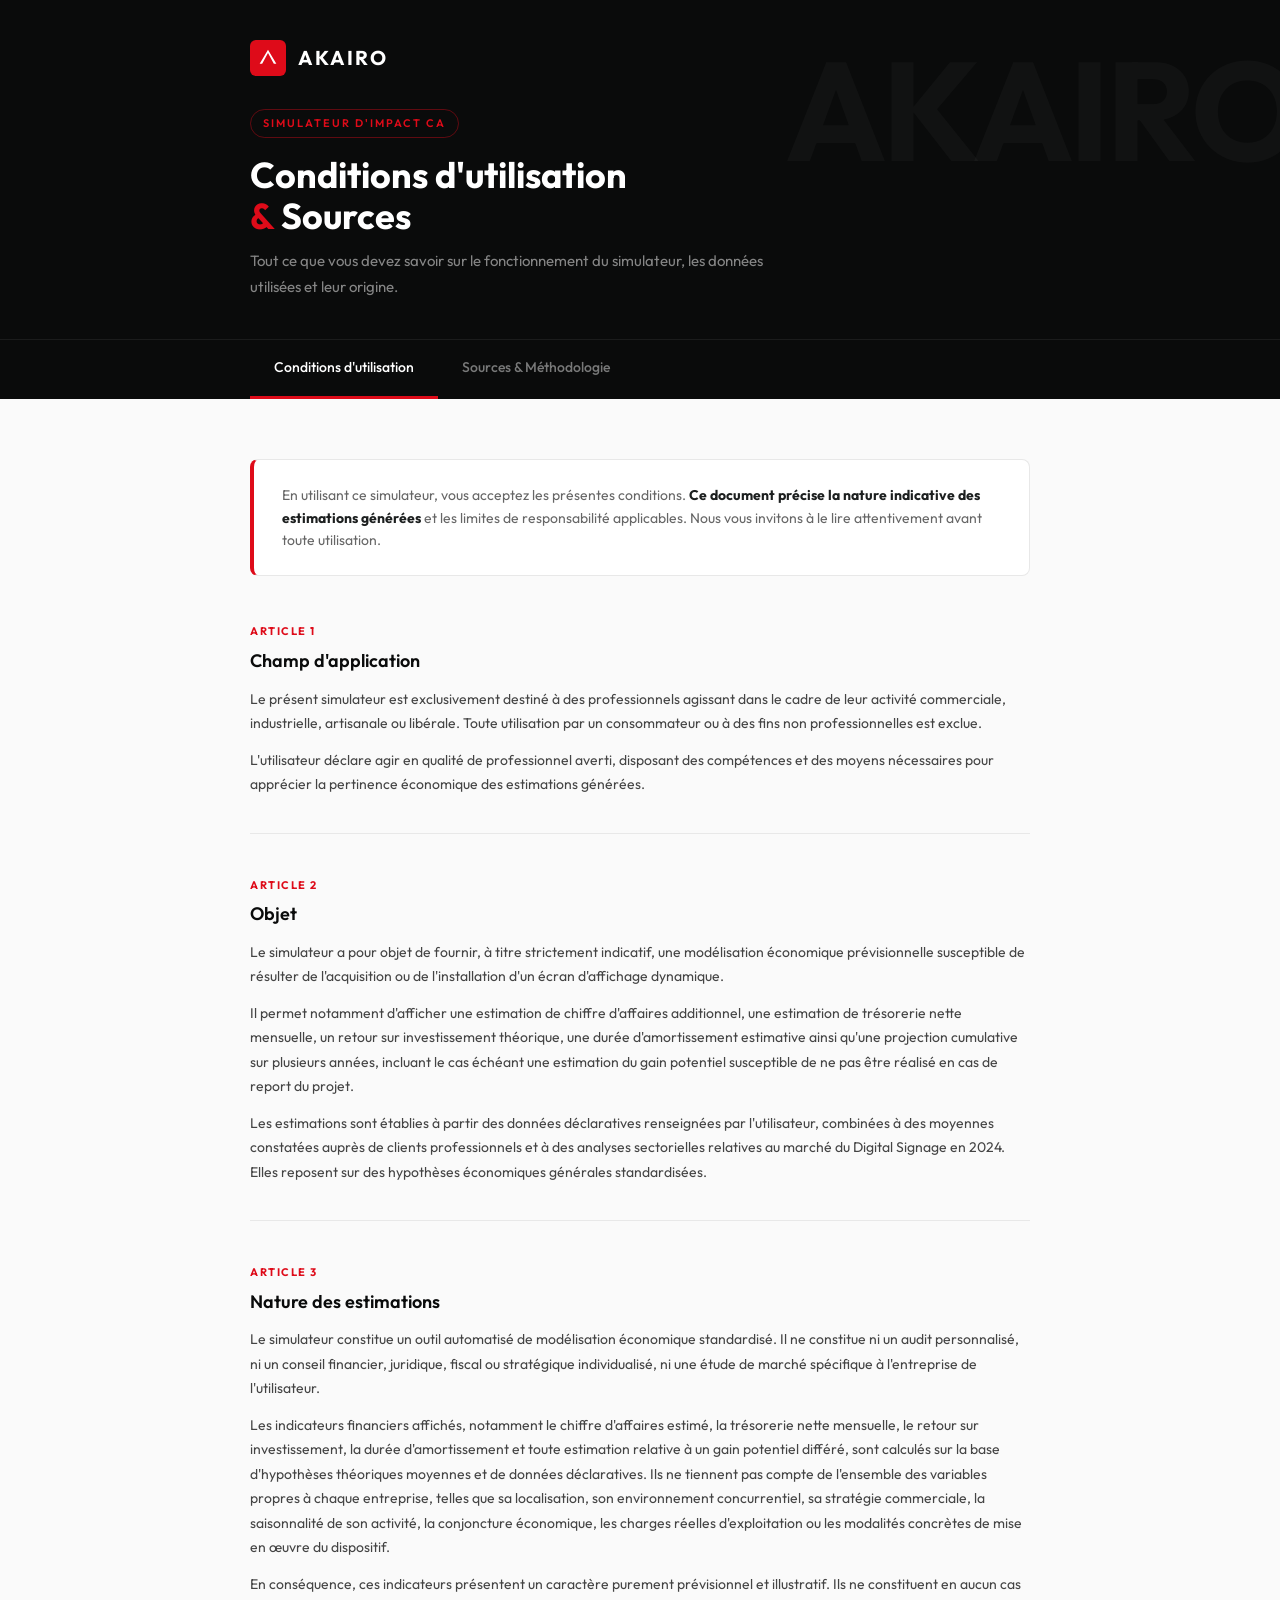
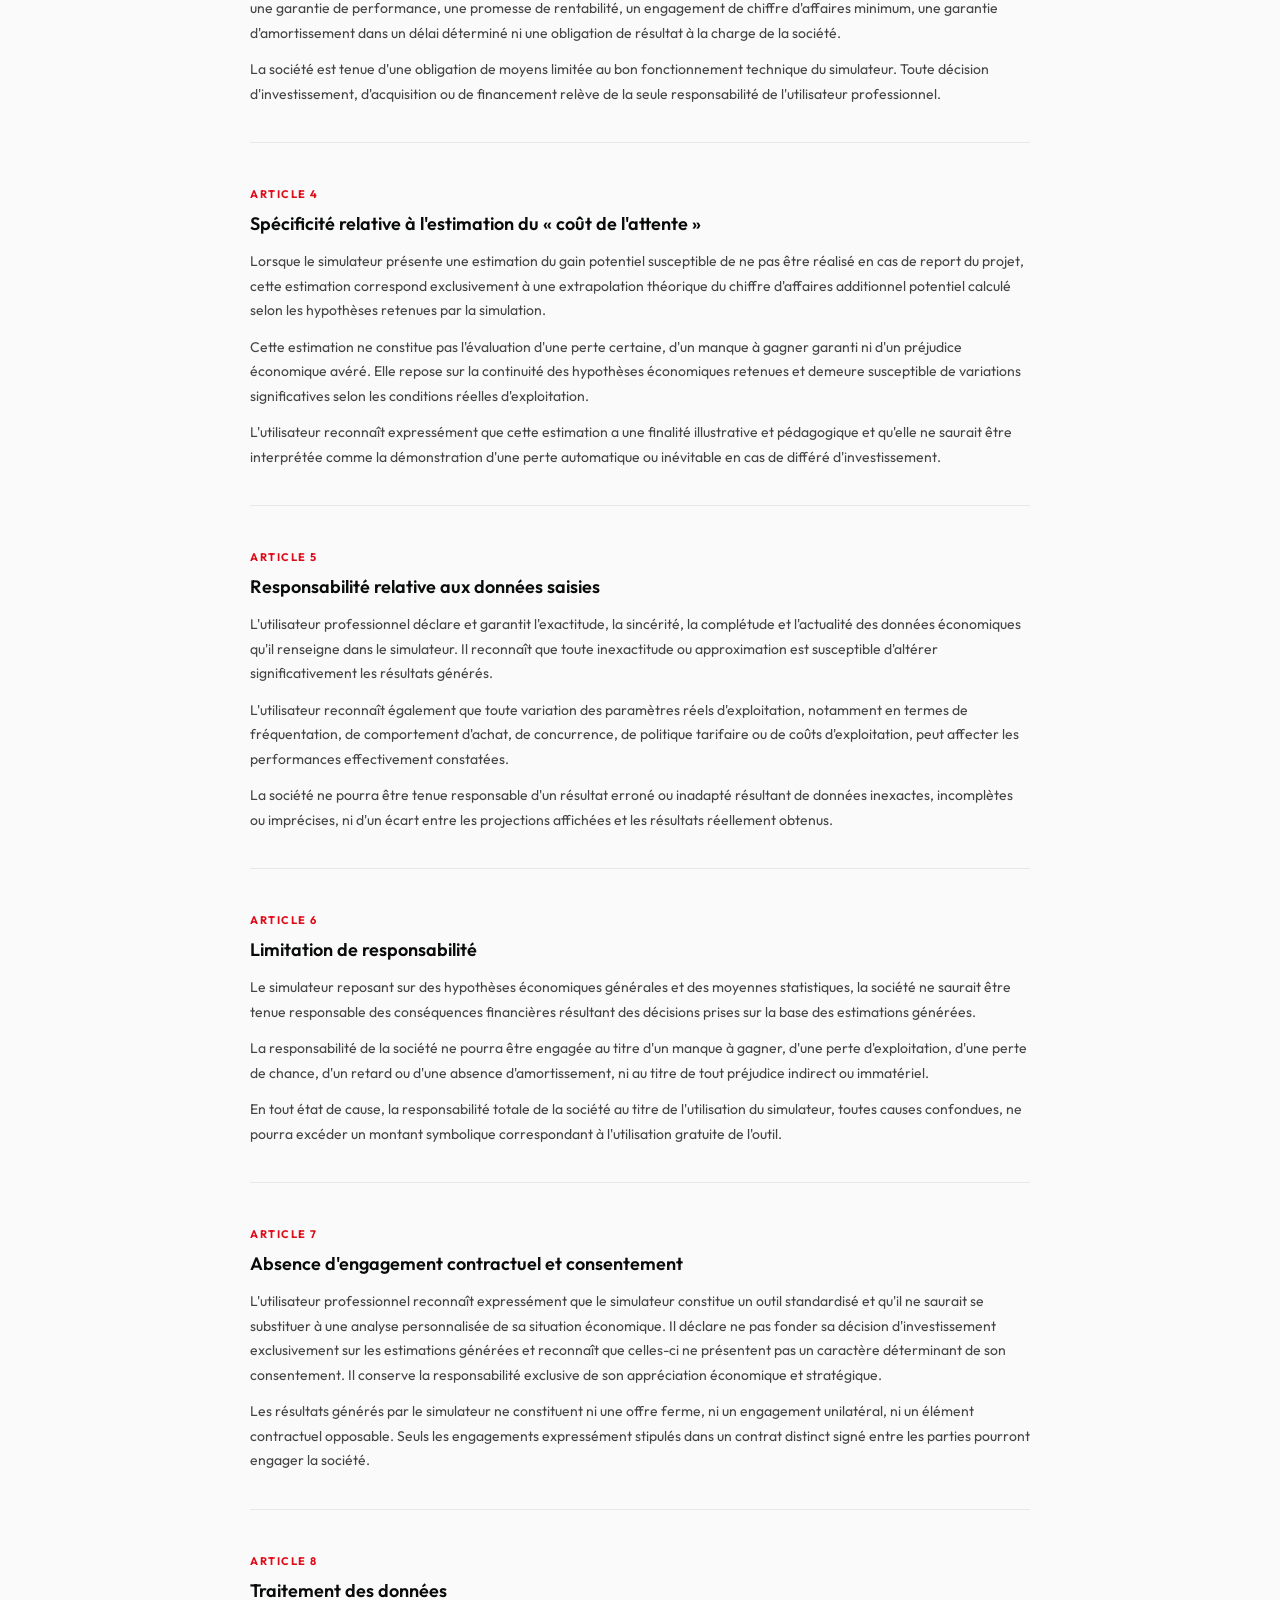
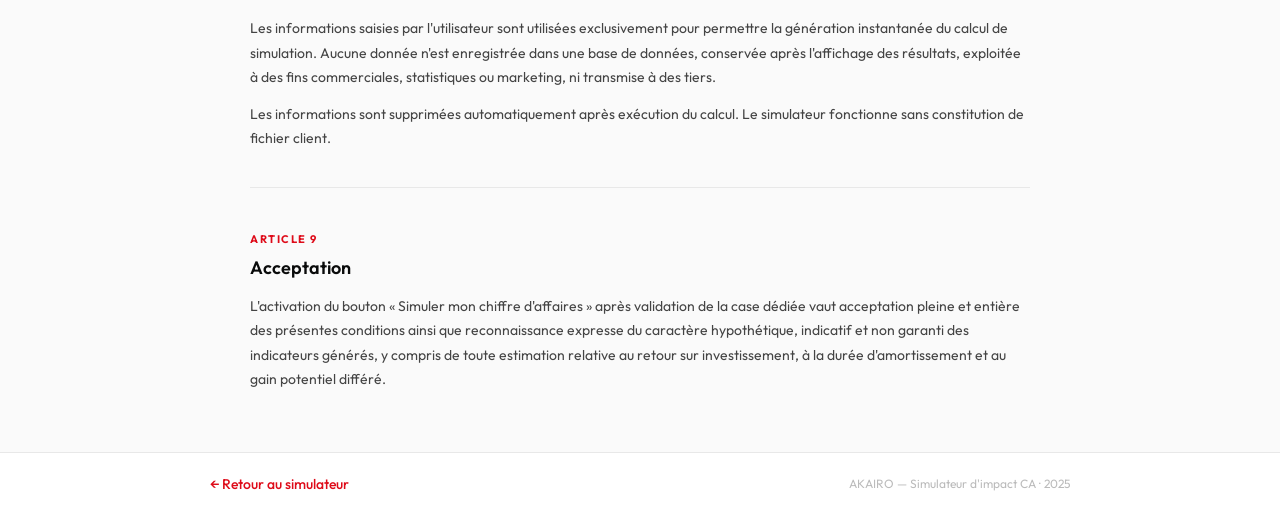
<file: conditions.html>
<!DOCTYPE html>
<html lang="fr">
<head>
  <meta charset="UTF-8">
  <meta name="viewport" content="width=device-width, initial-scale=1.0">
  <title>Conditions d'utilisation & Sources — Simulateur AKAIRO</title>
  <link href="https://fonts.googleapis.com/css2?family=Outfit:wght@300;400;500;600;700&display=swap" rel="stylesheet">
  <style>
    *, *::before, *::after { box-sizing: border-box; margin: 0; padding: 0; }

    :root {
      --red: #DE0B19;
      --red-dark: #910F14;
      --black: #0A0B0B;
      --dark: #1C1F1F;
      --gray: #666;
      --light-gray: #F8F9FA;
      --border: #E8E8E8;
    }

    body {
      font-family: 'Outfit', sans-serif;
      background: #FAFAFA;
      color: var(--dark);
      line-height: 1.7;
    }

    /* ── HEADER ── */
    .page-header {
      background: var(--black);
      padding: 40px 0 0;
      position: relative;
      overflow: hidden;
    }

    .page-header::before {
      content: 'AKAIRO';
      position: absolute;
      right: -20px;
      top: -10px;
      font-size: 140px;
      font-weight: 700;
      color: rgba(255,255,255,0.03);
      letter-spacing: -4px;
      pointer-events: none;
      user-select: none;
    }

    .header-inner {
      max-width: 860px;
      margin: 0 auto;
      padding: 0 40px 40px;
    }

    .header-logo {
      display: flex;
      align-items: center;
      gap: 12px;
      margin-bottom: 32px;
    }

    .logo-mark {
      width: 36px;
      height: 36px;
      background: var(--red);
      border-radius: 6px;
      display: flex;
      align-items: center;
      justify-content: center;
    }

    .logo-mark svg {
      width: 20px;
      height: 20px;
      fill: white;
    }

    .logo-text {
      font-size: 20px;
      font-weight: 700;
      color: white;
      letter-spacing: 2px;
    }

    .header-tag {
      display: inline-block;
      font-size: 11px;
      font-weight: 600;
      text-transform: uppercase;
      letter-spacing: 2px;
      color: var(--red);
      border: 1px solid rgba(222,11,25,0.4);
      padding: 4px 12px;
      border-radius: 20px;
      margin-bottom: 16px;
    }

    .header-title {
      font-size: 36px;
      font-weight: 700;
      color: white;
      line-height: 1.15;
      margin-bottom: 12px;
    }

    .header-title span { color: var(--red); }

    .header-sub {
      font-size: 15px;
      color: rgba(255,255,255,0.5);
      max-width: 520px;
    }

    /* ── NAV TABS ── */
    .nav-tabs {
      background: var(--black);
      border-top: 1px solid rgba(255,255,255,0.07);
    }

    .nav-tabs-inner {
      max-width: 860px;
      margin: 0 auto;
      padding: 0 40px;
      display: flex;
      gap: 0;
    }

    .nav-tab {
      padding: 16px 24px;
      font-size: 14px;
      font-weight: 500;
      color: rgba(255,255,255,0.45);
      text-decoration: none;
      border-bottom: 3px solid transparent;
      transition: all 0.2s;
      cursor: pointer;
    }

    .nav-tab:hover { color: rgba(255,255,255,0.8); }
    .nav-tab.active { color: white; border-bottom-color: var(--red); }

    /* ── MAIN CONTENT ── */
    .page-content {
      max-width: 860px;
      margin: 0 auto;
      padding: 60px 40px;
    }

    .section { display: none; }
    .section.active { display: block; }

    /* ── SECTION INTRO ── */
    .section-intro {
      background: white;
      border: 1px solid var(--border);
      border-left: 4px solid var(--red);
      border-radius: 8px;
      padding: 24px 28px;
      margin-bottom: 40px;
    }

    .section-intro p {
      font-size: 14px;
      color: var(--gray);
      line-height: 1.6;
    }

    .section-intro strong { color: var(--dark); }

    /* ── LEGAL ARTICLES ── */
    .article {
      margin-bottom: 36px;
      padding-bottom: 36px;
      border-bottom: 1px solid var(--border);
    }

    .article:last-child {
      border-bottom: none;
      margin-bottom: 0;
      padding-bottom: 0;
    }

    .article-number {
      display: inline-block;
      font-size: 11px;
      font-weight: 700;
      text-transform: uppercase;
      letter-spacing: 1.5px;
      color: var(--red);
      margin-bottom: 8px;
    }

    .article h3 {
      font-size: 18px;
      font-weight: 600;
      color: var(--black);
      margin-bottom: 14px;
      line-height: 1.3;
    }

    .article p {
      font-size: 14px;
      color: #444;
      line-height: 1.75;
      margin-bottom: 12px;
    }

    .article p:last-child { margin-bottom: 0; }

    /* ── SOURCES SECTION ── */
    .sources-intro {
      margin-bottom: 48px;
    }

    .sources-intro h2 {
      font-size: 28px;
      font-weight: 700;
      color: var(--black);
      margin-bottom: 10px;
    }

    .sources-intro p {
      font-size: 15px;
      color: var(--gray);
      max-width: 600px;
    }

    /* Modèle V3.1 */
    .model-block {
      background: var(--black);
      border-radius: 12px;
      padding: 32px;
      margin-bottom: 48px;
      color: white;
    }

    .model-block h3 {
      font-size: 16px;
      font-weight: 600;
      color: white;
      margin-bottom: 6px;
    }

    .model-subtitle {
      font-size: 13px;
      color: rgba(255,255,255,0.4);
      margin-bottom: 28px;
    }

    .model-formula {
      background: rgba(255,255,255,0.05);
      border: 1px solid rgba(255,255,255,0.1);
      border-radius: 8px;
      padding: 20px 24px;
      margin-bottom: 20px;
      font-family: 'Courier New', monospace;
    }

    .formula-label {
      font-size: 11px;
      text-transform: uppercase;
      letter-spacing: 1.5px;
      color: var(--red);
      margin-bottom: 10px;
      font-family: 'Outfit', sans-serif;
    }

    .formula-line {
      font-size: 15px;
      color: white;
      line-height: 2;
    }

    .formula-comment {
      font-size: 12px;
      color: rgba(255,255,255,0.4);
    }

    .model-params {
      display: grid;
      grid-template-columns: repeat(3, 1fr);
      gap: 12px;
      margin-top: 20px;
    }

    .param-card {
      background: rgba(255,255,255,0.05);
      border-radius: 8px;
      padding: 16px;
      border: 1px solid rgba(255,255,255,0.08);
    }

    .param-name {
      font-size: 20px;
      font-weight: 700;
      color: var(--red);
      margin-bottom: 4px;
      font-family: 'Courier New', monospace;
    }

    .param-desc {
      font-size: 12px;
      color: rgba(255,255,255,0.5);
      line-height: 1.4;
    }

    /* Tableau des indicateurs */
    .indicators-title {
      font-size: 20px;
      font-weight: 600;
      color: var(--black);
      margin-bottom: 6px;
    }

    .indicators-sub {
      font-size: 13px;
      color: var(--gray);
      margin-bottom: 20px;
    }

    .indicators-table {
      width: 100%;
      border-collapse: collapse;
      margin-bottom: 48px;
      font-size: 13px;
    }

    .indicators-table thead th {
      background: var(--black);
      color: white;
      padding: 12px 16px;
      text-align: left;
      font-weight: 600;
      font-size: 12px;
      text-transform: uppercase;
      letter-spacing: 0.5px;
    }

    .indicators-table thead th:first-child { border-radius: 6px 0 0 0; }
    .indicators-table thead th:last-child { border-radius: 0 6px 0 0; }

    .indicators-table tbody tr {
      border-bottom: 1px solid var(--border);
      transition: background 0.15s;
    }

    .indicators-table tbody tr:hover { background: #F5F5F5; }
    .indicators-table tbody tr:last-child { border-bottom: none; }

    .indicators-table td {
      padding: 14px 16px;
      color: #444;
      vertical-align: top;
    }

    .indicators-table td:first-child { font-weight: 500; color: var(--dark); }

    .badge-value {
      display: inline-block;
      background: rgba(222,11,25,0.08);
      color: var(--red);
      font-weight: 700;
      font-size: 13px;
      padding: 2px 10px;
      border-radius: 20px;
      white-space: nowrap;
    }

    .source-link {
      color: var(--red);
      text-decoration: none;
      font-size: 12px;
      word-break: break-all;
    }

    .source-link:hover { text-decoration: underline; }

    /* Cartes sources */
    .sources-title {
      font-size: 20px;
      font-weight: 600;
      color: var(--black);
      margin-bottom: 6px;
    }

    .sources-sub {
      font-size: 13px;
      color: var(--gray);
      margin-bottom: 24px;
    }

    .sources-grid {
      display: grid;
      grid-template-columns: 1fr 1fr;
      gap: 16px;
      margin-bottom: 48px;
    }

    .source-card {
      background: white;
      border: 1px solid var(--border);
      border-radius: 10px;
      padding: 20px;
      transition: border-color 0.2s;
    }

    .source-card:hover { border-color: var(--red); }

    .source-card-label {
      font-size: 11px;
      font-weight: 600;
      text-transform: uppercase;
      letter-spacing: 1px;
      color: var(--red);
      margin-bottom: 8px;
    }

    .source-card-title {
      font-size: 14px;
      font-weight: 600;
      color: var(--black);
      margin-bottom: 6px;
      line-height: 1.4;
    }

    .source-card-meta {
      font-size: 12px;
      color: var(--gray);
      margin-bottom: 12px;
      line-height: 1.5;
    }

    .source-card a {
      font-size: 12px;
      color: var(--red);
      text-decoration: none;
      word-break: break-all;
    }

    .source-card a:hover { text-decoration: underline; }

    /* ── BACK LINK ── */
    .back-bar {
      background: white;
      border-top: 1px solid var(--border);
      padding: 20px 40px;
    }

    .back-bar-inner {
      max-width: 860px;
      margin: 0 auto;
      display: flex;
      justify-content: space-between;
      align-items: center;
    }

    .back-link {
      font-size: 14px;
      color: var(--red);
      text-decoration: none;
      font-weight: 500;
      display: flex;
      align-items: center;
      gap: 8px;
      transition: gap 0.2s;
    }

    .back-link:hover { gap: 12px; }

    .back-meta {
      font-size: 12px;
      color: #BBB;
    }

    /* ── RESPONSIVE ── */
    @media (max-width: 640px) {
      .header-inner, .page-content { padding: 32px 20px; }
      .nav-tabs-inner { padding: 0 20px; }
      .header-title { font-size: 26px; }
      .model-params { grid-template-columns: 1fr 1fr; }
      .sources-grid { grid-template-columns: 1fr; }
      .indicators-table { font-size: 12px; }
      .indicators-table td, .indicators-table th { padding: 10px 12px; }
      .back-bar { padding: 20px; }
    }
  </style>
</head>
<body>

<!-- HEADER -->
<header class="page-header">
  <div class="header-inner">
    <div class="header-logo">
      <div class="logo-mark">
        <svg viewBox="0 0 24 24"><path d="M12 2L2 19h20L12 2zm0 4l7 13H5l7-13z"/></svg>
      </div>
      <span class="logo-text">AKAIRO</span>
    </div>
    <div class="header-tag">Simulateur d'impact CA</div>
    <h1 class="header-title">Conditions d'utilisation<br><span>&</span> Sources</h1>
    <p class="header-sub">Tout ce que vous devez savoir sur le fonctionnement du simulateur, les données utilisées et leur origine.</p>
  </div>
  <nav class="nav-tabs">
    <div class="nav-tabs-inner">
      <a class="nav-tab active" onclick="switchTab('conditions', this)">Conditions d'utilisation</a>
      <a class="nav-tab" onclick="switchTab('sources', this)">Sources & Méthodologie</a>
    </div>
  </nav>
</header>

<!-- MAIN -->
<main class="page-content">

  <!-- ═══════════════════════════════════════ -->
  <!-- ONGLET 1 — CONDITIONS D'UTILISATION   -->
  <!-- ═══════════════════════════════════════ -->
  <div class="section active" id="section-conditions">

    <div class="section-intro">
      <p>En utilisant ce simulateur, vous acceptez les présentes conditions. <strong>Ce document précise la nature indicative des estimations générées</strong> et les limites de responsabilité applicables. Nous vous invitons à le lire attentivement avant toute utilisation.</p>
    </div>

    <div class="article">
      <span class="article-number">Article 1</span>
      <h3>Champ d'application</h3>
      <p>Le présent simulateur est exclusivement destiné à des professionnels agissant dans le cadre de leur activité commerciale, industrielle, artisanale ou libérale. Toute utilisation par un consommateur ou à des fins non professionnelles est exclue.</p>
      <p>L'utilisateur déclare agir en qualité de professionnel averti, disposant des compétences et des moyens nécessaires pour apprécier la pertinence économique des estimations générées.</p>
    </div>

    <div class="article">
      <span class="article-number">Article 2</span>
      <h3>Objet</h3>
      <p>Le simulateur a pour objet de fournir, à titre strictement indicatif, une modélisation économique prévisionnelle susceptible de résulter de l'acquisition ou de l'installation d'un écran d'affichage dynamique.</p>
      <p>Il permet notamment d'afficher une estimation de chiffre d'affaires additionnel, une estimation de trésorerie nette mensuelle, un retour sur investissement théorique, une durée d'amortissement estimative ainsi qu'une projection cumulative sur plusieurs années, incluant le cas échéant une estimation du gain potentiel susceptible de ne pas être réalisé en cas de report du projet.</p>
      <p>Les estimations sont établies à partir des données déclaratives renseignées par l'utilisateur, combinées à des moyennes constatées auprès de clients professionnels et à des analyses sectorielles relatives au marché du Digital Signage en 2024. Elles reposent sur des hypothèses économiques générales standardisées.</p>
    </div>

    <div class="article">
      <span class="article-number">Article 3</span>
      <h3>Nature des estimations</h3>
      <p>Le simulateur constitue un outil automatisé de modélisation économique standardisé. Il ne constitue ni un audit personnalisé, ni un conseil financier, juridique, fiscal ou stratégique individualisé, ni une étude de marché spécifique à l'entreprise de l'utilisateur.</p>
      <p>Les indicateurs financiers affichés, notamment le chiffre d'affaires estimé, la trésorerie nette mensuelle, le retour sur investissement, la durée d'amortissement et toute estimation relative à un gain potentiel différé, sont calculés sur la base d'hypothèses théoriques moyennes et de données déclaratives. Ils ne tiennent pas compte de l'ensemble des variables propres à chaque entreprise, telles que sa localisation, son environnement concurrentiel, sa stratégie commerciale, la saisonnalité de son activité, la conjoncture économique, les charges réelles d'exploitation ou les modalités concrètes de mise en œuvre du dispositif.</p>
      <p>En conséquence, ces indicateurs présentent un caractère purement prévisionnel et illustratif. Ils ne constituent en aucun cas une garantie de performance, une promesse de rentabilité, un engagement de chiffre d'affaires minimum, une garantie d'amortissement dans un délai déterminé ni une obligation de résultat à la charge de la société.</p>
      <p>La société est tenue d'une obligation de moyens limitée au bon fonctionnement technique du simulateur. Toute décision d'investissement, d'acquisition ou de financement relève de la seule responsabilité de l'utilisateur professionnel.</p>
    </div>

    <div class="article">
      <span class="article-number">Article 4</span>
      <h3>Spécificité relative à l'estimation du « coût de l'attente »</h3>
      <p>Lorsque le simulateur présente une estimation du gain potentiel susceptible de ne pas être réalisé en cas de report du projet, cette estimation correspond exclusivement à une extrapolation théorique du chiffre d'affaires additionnel potentiel calculé selon les hypothèses retenues par la simulation.</p>
      <p>Cette estimation ne constitue pas l'évaluation d'une perte certaine, d'un manque à gagner garanti ni d'un préjudice économique avéré. Elle repose sur la continuité des hypothèses économiques retenues et demeure susceptible de variations significatives selon les conditions réelles d'exploitation.</p>
      <p>L'utilisateur reconnaît expressément que cette estimation a une finalité illustrative et pédagogique et qu'elle ne saurait être interprétée comme la démonstration d'une perte automatique ou inévitable en cas de différé d'investissement.</p>
    </div>

    <div class="article">
      <span class="article-number">Article 5</span>
      <h3>Responsabilité relative aux données saisies</h3>
      <p>L'utilisateur professionnel déclare et garantit l'exactitude, la sincérité, la complétude et l'actualité des données économiques qu'il renseigne dans le simulateur. Il reconnaît que toute inexactitude ou approximation est susceptible d'altérer significativement les résultats générés.</p>
      <p>L'utilisateur reconnaît également que toute variation des paramètres réels d'exploitation, notamment en termes de fréquentation, de comportement d'achat, de concurrence, de politique tarifaire ou de coûts d'exploitation, peut affecter les performances effectivement constatées.</p>
      <p>La société ne pourra être tenue responsable d'un résultat erroné ou inadapté résultant de données inexactes, incomplètes ou imprécises, ni d'un écart entre les projections affichées et les résultats réellement obtenus.</p>
    </div>

    <div class="article">
      <span class="article-number">Article 6</span>
      <h3>Limitation de responsabilité</h3>
      <p>Le simulateur reposant sur des hypothèses économiques générales et des moyennes statistiques, la société ne saurait être tenue responsable des conséquences financières résultant des décisions prises sur la base des estimations générées.</p>
      <p>La responsabilité de la société ne pourra être engagée au titre d'un manque à gagner, d'une perte d'exploitation, d'une perte de chance, d'un retard ou d'une absence d'amortissement, ni au titre de tout préjudice indirect ou immatériel.</p>
      <p>En tout état de cause, la responsabilité totale de la société au titre de l'utilisation du simulateur, toutes causes confondues, ne pourra excéder un montant symbolique correspondant à l'utilisation gratuite de l'outil.</p>
    </div>

    <div class="article">
      <span class="article-number">Article 7</span>
      <h3>Absence d'engagement contractuel et consentement</h3>
      <p>L'utilisateur professionnel reconnaît expressément que le simulateur constitue un outil standardisé et qu'il ne saurait se substituer à une analyse personnalisée de sa situation économique. Il déclare ne pas fonder sa décision d'investissement exclusivement sur les estimations générées et reconnaît que celles-ci ne présentent pas un caractère déterminant de son consentement. Il conserve la responsabilité exclusive de son appréciation économique et stratégique.</p>
      <p>Les résultats générés par le simulateur ne constituent ni une offre ferme, ni un engagement unilatéral, ni un élément contractuel opposable. Seuls les engagements expressément stipulés dans un contrat distinct signé entre les parties pourront engager la société.</p>
    </div>

    <div class="article">
      <span class="article-number">Article 8</span>
      <h3>Traitement des données</h3>
      <p>Les informations saisies par l'utilisateur sont utilisées exclusivement pour permettre la génération instantanée du calcul de simulation. Aucune donnée n'est enregistrée dans une base de données, conservée après l'affichage des résultats, exploitée à des fins commerciales, statistiques ou marketing, ni transmise à des tiers.</p>
      <p>Les informations sont supprimées automatiquement après exécution du calcul. Le simulateur fonctionne sans constitution de fichier client.</p>
    </div>

    <div class="article">
      <span class="article-number">Article 9</span>
      <h3>Acceptation</h3>
      <p>L'activation du bouton « Simuler mon chiffre d'affaires » après validation de la case dédiée vaut acceptation pleine et entière des présentes conditions ainsi que reconnaissance expresse du caractère hypothétique, indicatif et non garanti des indicateurs générés, y compris de toute estimation relative au retour sur investissement, à la durée d'amortissement et au gain potentiel différé.</p>
    </div>

  </div><!-- /section-conditions -->


  <!-- ════════════════════════════════════════ -->
  <!-- ONGLET 2 — SOURCES & MÉTHODOLOGIE       -->
  <!-- ════════════════════════════════════════ -->
  <div class="section" id="section-sources">

    <div class="sources-intro">
      <h2>Sources</h2>
      <p>Comprendre d'où viennent les chiffres, quelles études ont servi de base, et comment le moteur de calcul transforme vos données en projection de CA.</p>
    </div>

    <!-- Tableau des indicateurs sectoriels -->
    <p class="indicators-title">Indicateurs sectoriels utilisés</p>
    <p class="indicators-sub">Les données ci-dessous ont servi de base à la calibration du modèle et aux ordres de grandeur affichés dans le simulateur.</p>

    <table class="indicators-table">
      <thead>
        <tr>
          <th>Indicateur</th>
          <th>Valeur</th>
          <th>Type d'effet</th>
          <th>Source</th>
        </tr>
      </thead>
      <tbody>
        <tr>
          <td>Hausse moyenne des ventes sur produits promus</td>
          <td><span class="badge-value">+8,1%</span></td>
          <td>Taux de conversion — 237 campagnes Digital Signage</td>
          <td><a class="source-link" href="https://www.clickz.com/does-in-store-digital-signage-actually-work-four-years-of-data-say-yes/272321/" target="_blank">ClickZ — Quatre ans de données</a></td>
        </tr>
        <tr>
          <td>Hausse max. observée sur ventes promues (vs print)</td>
          <td><span class="badge-value">jusqu'à +33%</span></td>
          <td>Ventes produit — rayons en digital vs print</td>
          <td><a class="source-link" href="https://moodmedia.com/gb/sight/data-behind-digital-signage/" target="_blank">Mood Media — Les données derrière la signalétique numérique</a></td>
        </tr>
        <tr>
          <td>Hausse moyenne des ventes après installation</td>
          <td><span class="badge-value">+29,5%</span></td>
          <td>Ventes globales — zones exposées</td>
          <td><a class="source-link" href="https://insights.samsung.com/2025/12/30/how-digital-signage-drives-retail-traffic-and-sales-2/" target="_blank">Samsung Insights — 2025, impact du Digital Signage sur le trafic et les ventes retail</a></td>
        </tr>
        <tr>
          <td>Plage d'augmentation de trafic avec Digital Signage</td>
          <td><span class="badge-value">+15% à +30%</span></td>
          <td>Trafic entrant — agrégat multi-études</td>
          <td><a class="source-link" href="https://opensign.us/blog/digital-signs-boost-foot-traffic" target="_blank">OpenSign — Étude sur le trafic piéton</a></td>
        </tr>
        <tr>
          <td>Part des achats motivés par la vitrine</td>
          <td><span class="badge-value">23% du CA</span></td>
          <td>Sensibilité à la vitrine — décision d'achat</td>
          <td><a class="source-link" href="https://localscreens.pl/en/blog/the-screen-for-the-shop-window/" target="_blank">LocalScreens — Vitrine de magasin</a></td>
        </tr>
        <tr>
          <td>Clients déclarant que le Digital Signage influence leur achat</td>
          <td><span class="badge-value">68–70%</span></td>
          <td>Comportement — enquêtes Nielsen & retail</td>
          <td><a class="source-link" href="https://insights.samsung.com/2025/12/30/how-digital-signage-drives-retail-traffic-and-sales-2/" target="_blank">Samsung / Nielsen — Influence du Digital Signage sur l'achat</a></td>
        </tr>
        <tr>
          <td>Réduction du temps d'attente perçu</td>
          <td><span class="badge-value">jusqu'à −35%</span></td>
          <td>Expérience client</td>
          <td><a class="source-link" href="https://wovenmedia.com/blog/improve-in-store-experience-and-increase-sales-with-digital-signage/" target="_blank">Milward Brown / Impax Media — Expérience en magasin et attente perçue</a></td>
        </tr>
        <tr>
          <td>ROI brut moyen pour les marques</td>
          <td><span class="badge-value">+21%</span></td>
          <td>ROI média — investissements écrans vs ventes incrémentales</td>
          <td><a class="source-link" href="https://www.sixteen-nine.net/2026/01/19/retail-study-offers-empirical-evidence-that-screens-in-stores-really-do-drive-significant-sales-bumps/" target="_blank">Sixteen-Nine — Étude retail 2026</a></td>
        </tr>
        <tr>
          <td>Enseignes voyant un gain significatif Digital vs Print</td>
          <td><span class="badge-value">80%</span></td>
          <td>Adoption réussie — 120 magasins suivis</td>
          <td><a class="source-link" href="https://moodmedia.com/gb/sight/data-behind-digital-signage/" target="_blank">Mood Media</a></td>
        </tr>
      </tbody>
    </table>

    <!-- Pourquoi k = 0,435 -->
    <p class="indicators-title">Origine du coefficient k = 0,435</p>
    <p class="indicators-sub">Ce coefficient calibre la qualité de conversion des visiteurs supplémentaires attirés par l'écran vitrine.</p>

    <table class="indicators-table" style="margin-bottom: 16px;">
      <thead>
        <tr>
          <th>Indicateur observé</th>
          <th>Valeur</th>
          <th>Source</th>
        </tr>
      </thead>
      <tbody>
        <tr>
          <td>Hausse de trafic constatée</td>
          <td><span class="badge-value">+23%</span></td>
          <td><a class="source-link" href="https://www.researchgate.net/publication/250168733_Behavioral_Effects_of_Digital_Signage" target="_blank">Effets comportementaux de la signalétique numérique — ResearchGate</a></td>
        </tr>
        <tr>
          <td>Hausse des transactions constatée</td>
          <td><span class="badge-value">+10%</span></td>
          <td><a class="source-link" href="https://www.researchgate.net/publication/250168733_Behavioral_Effects_of_Digital_Signage" target="_blank">Effets comportementaux de la signalétique numérique — ResearchGate</a></td>
        </tr>
        <tr>
          <td>Ratio k = % ventes / % trafic</td>
          <td><span class="badge-value">10% ÷ 23% = 0,435</span></td>
          <td>Calcul AKAIRO — les nouveaux entrants convertissent à 43,5% du taux habituel</td>
        </tr>
      </tbody>
    </table>

    <div class="section-intro" style="margin-bottom: 40px;">
      <p><strong>Interprétation :</strong> Un visiteur attiré par l'écran vitrine n'est pas aussi qualifié qu'un client qui pousse naturellement la porte. Le coefficient k traduit cette réalité : le trafic incrémental convertit moins bien que le trafic habituel. Avec +10% de trafic et k = 0,435, on obtient environ +4,35% de transactions supplémentaires — une projection prudente et défendable.</p>
    </div>

    <!-- Cartes sources principales -->
    <p class="sources-title">Sources principales</p>
    <p class="sources-sub">Les études et publications académiques sur lesquelles repose le calibrage du modèle.</p>

    <div class="sources-grid">
      <div class="source-card">
        <div class="source-card-label">Académique</div>
        <div class="source-card-title">Effets comportementaux de la signalétique numérique</div>
        <div class="source-card-meta">Étude académique parue sur ResearchGate. Mesure les effets comportementaux des écrans en commerce — trafic +23%, transactions +10%. Base de calibration du coefficient k = 0,435.</div>
        <a href="https://www.researchgate.net/publication/250168733_Behavioral_Effects_of_Digital_Signage" target="_blank">researchgate.net →</a>
      </div>

      <div class="source-card">
        <div class="source-card-label">Marché 2025</div>
        <div class="source-card-title">Comment la signalétique numérique stimule le trafic et les ventes en magasin</div>
        <div class="source-card-meta">Étude Samsung Insights publiée en décembre 2025. Confirme une hausse moyenne des ventes de +29,5% après installation d'un écran vitrine dans les zones exposées.</div>
        <a href="https://insights.samsung.com/2025/12/30/how-digital-signage-drives-retail-traffic-and-sales-2/" target="_blank">insights.samsung.com →</a>
      </div>

      <div class="source-card">
        <div class="source-card-label">Terrain — 4 ans</div>
        <div class="source-card-title">La signalétique numérique en magasin fonctionne-t-elle vraiment ?</div>
        <div class="source-card-meta">Analyse de 237 campagnes Digital Signage chez une grande enseigne, sur 4 ans de données caisse. Hausse moyenne de +8,1% sur les ventes de produits promus.</div>
        <a href="https://www.clickz.com/does-in-store-digital-signage-actually-work-four-years-of-data-say-yes/272321/" target="_blank">clickz.com →</a>
      </div>

      <div class="source-card">
        <div class="source-card-label">Retail 2026</div>
        <div class="source-card-title">Étude retail — preuves empiriques de l’impact des écrans</div>
        <div class="source-card-meta">Étude publiée par Sixteen-Nine en janvier 2026. Documente un ROI brut moyen de +21% pour les marques ayant investi dans des écrans en point de vente.</div>
        <a href="https://www.sixteen-nine.net/2026/01/19/retail-study-offers-empirical-evidence-that-screens-in-stores-really-do-drive-significant-sales-bumps/" target="_blank">sixteen-nine.net →</a>
      </div>

      <div class="source-card">
        <div class="source-card-label">Expérience client</div>
        <div class="source-card-title">Améliorer l’expérience en magasin avec la signalétique numérique</div>
        <div class="source-card-meta">Étude Milward Brown / Impax Media citée par Woven Media. Documente jusqu'à −35% de temps d'attente perçu grâce aux écrans et l'amélioration de la satisfaction client.</div>
        <a href="https://wovenmedia.com/blog/improve-in-store-experience-and-increase-sales-with-digital-signage/" target="_blank">wovenmedia.com →</a>
      </div>

      <div class="source-card">
        <div class="source-card-label">Vitrine & décision</div>
        <div class="source-card-title">L’écran pour la vitrine de magasin</div>
        <div class="source-card-meta">Analyse LocalScreens sur le rôle de la vitrine dans la décision d'achat. Jusqu'à 23% du CA d'un magasin peut être directement sensible à la qualité et l'animation de la vitrine.</div>
        <a href="https://localscreens.pl/en/blog/the-screen-for-the-shop-window/" target="_blank">localscreens.pl →</a>
      </div>
    </div>

  </div><!-- /section-sources -->

</main>

<!-- BACK BAR -->
<div class="back-bar">
  <div class="back-bar-inner">
    <a href="index.html" class="back-link">← Retour au simulateur</a>
    <span class="back-meta">AKAIRO — Simulateur d'impact CA · 2025</span>
  </div>
</div>

<script>
  function switchTab(tabId, el) {
    document.querySelectorAll('.section').forEach(s => s.classList.remove('active'));
    document.querySelectorAll('.nav-tab').forEach(t => t.classList.remove('active'));
    document.getElementById('section-' + tabId).classList.add('active');
    el.classList.add('active');
  }
</script>

</body>
</html>
</file>
